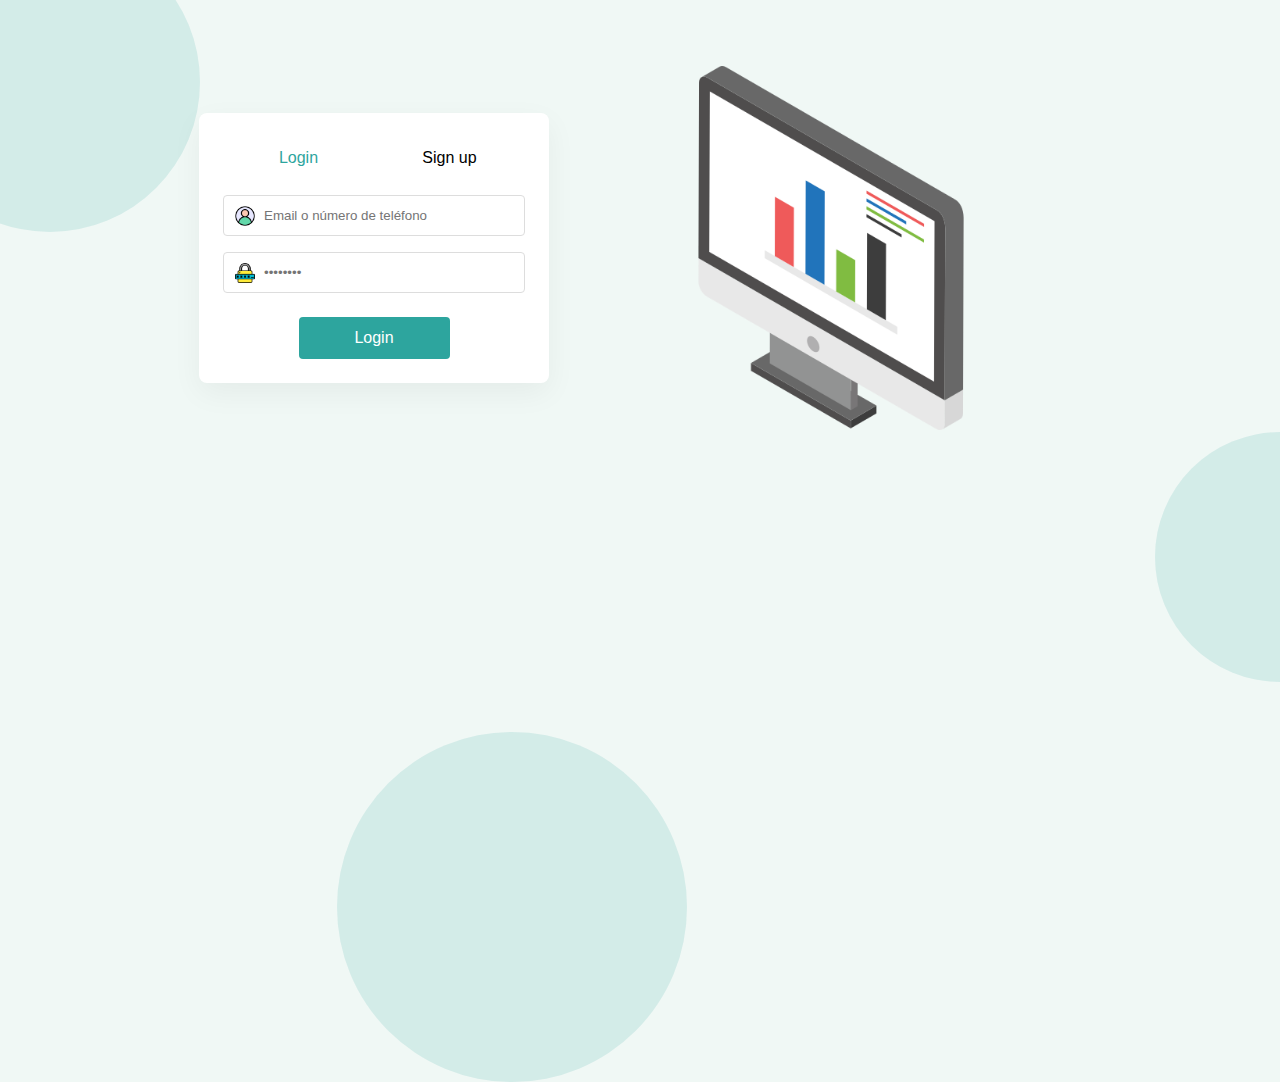
<file: index.html>
<!DOCTYPE html>
<html lang="es">
<head>
  <meta charset="UTF-8" />
  <meta name="viewport" content="width=device-width, initial-scale=1.0"/>
  <title>Login Minimalista Responsivo</title>
  <link rel="stylesheet" href="styles.css" />
  <link rel="preconnect" href="https://fonts.googleapis.com">
  <link rel="stylesheet" href="https://fonts.googleapis.com/css2?family=Inter:wght@300;400;600&display=swap" >
</head>
<body>

<!-- Círculos de fondo con CSS -->
<div class="circle circle1"></div>
<div class="circle circle2"></div>
<div class="circle circle3"></div>

<!-- Sección principal con el formulario y la ilustración -->
<main>
  <section class="form-section">
    <div class="form-container">
      <!-- Tabs de Login / Sign up -->
      <div class="form-tabs">
        <button id="loginTab" class="active-tab">Login</button>
        <button id="signupTab">Sign up</button>
      </div>

      <!-- Formulario de Login -->
      <form class="login-form">
        <div class="input-group">
            <span class="icon">
              <img src="icon/user.png" alt="User icon" />
            </span>
          <input type="text" id="email" placeholder="Email o número de teléfono">
        </div>

        <div class="input-group">
            <span class="icon">
              <img src="icon/pass.png" alt="Password icon" />
            </span>
          <input type="password" id="password" placeholder="••••••••">
        </div>

        <button type="submit" class="btn-primary">Login</button>
      </form>

      <!-- Formulario de Sign up (oculto por defecto) -->
      <form class="signup-form" style="display: none;">
        <div class="input-group">
            <span class="icon">
              <img src="icon/user.png" alt="User icon" />
            </span>
          <input type="text" placeholder="Nombre completo">
        </div>

        <div class="input-group">
            <span class="icon">
              <img src="icon/mail.png" alt="Mail icon" />
            </span>
          <input type="email" placeholder="Correo electrónico">
        </div>

        <div class="input-group">
            <span class="icon">
              <img src="icon/pass.png" alt="Password icon" />
            </span>
          <input type="password" placeholder="Crea tu contraseña">
        </div>

        <button type="submit" class="btn-primary">Crear cuenta</button>
      </form>
    </div>

    <!-- Ilustración de la laptop a mayor tamaño -->
    <div class="illustration-container">
      <img src="icon/laptop.png" alt="Laptop illustration" />
    </div>
  </section>
</main>

<!-- Script para alternar entre Login y Sign up -->
<script>
  document.addEventListener('DOMContentLoaded', () => {
    const loginTab = document.getElementById('loginTab');
    const signupTab = document.getElementById('signupTab');
    const loginForm = document.querySelector('.login-form');
    const signupForm = document.querySelector('.signup-form');

    loginTab.addEventListener('click', () => {
      loginTab.classList.add('active-tab');
      signupTab.classList.remove('active-tab');
      loginForm.style.display = 'block';
      signupForm.style.display = 'none';
    });

    signupTab.addEventListener('click', () => {
      signupTab.classList.add('active-tab');
      loginTab.classList.remove('active-tab');
      signupForm.style.display = 'block';
      loginForm.style.display = 'none';
    });
  });
</script>

</body>
</html>
</file>
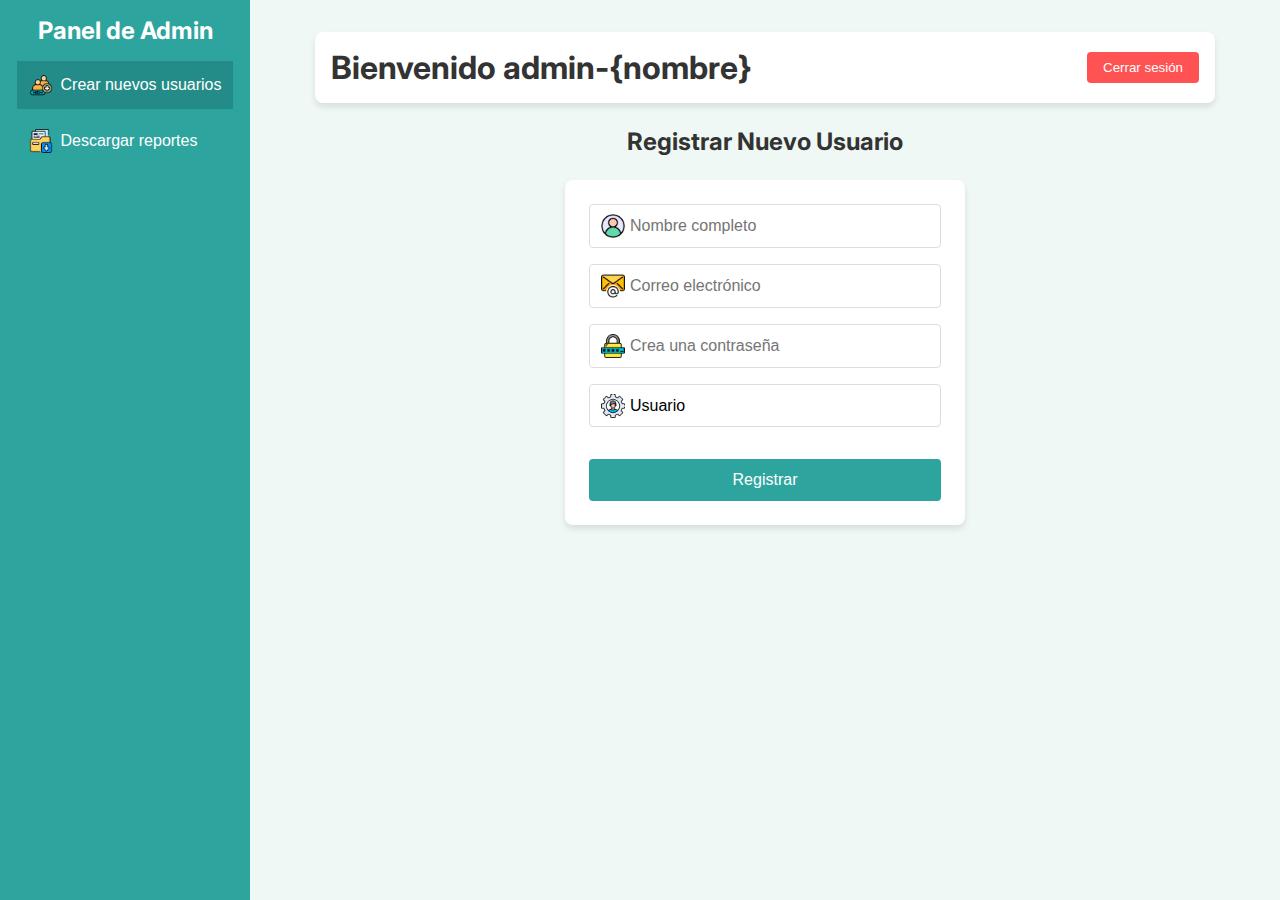
<file: admin-panel.html>
<!DOCTYPE html>
<html lang="es">
<head>
    <meta charset="UTF-8">
    <meta name="viewport" content="width=device-width, initial-scale=1.0">
    <title>Panel de Administración</title>
    <link rel="stylesheet" href="admin-styles.css">
    <link rel="preconnect" href="https://fonts.googleapis.com">
    <link rel="stylesheet" href="https://fonts.googleapis.com/css2?family=Inter:wght@300;400;600&display=swap">
</head>
<body>

<!-- Contenedor principal -->
<div class="admin-container">

    <!-- Barra lateral / Sidebar -->
    <aside class="admin-sidebar">
        <h2>Panel de Admin</h2>
        <nav>
            <ul>
                <li>
                    <button class="active" id="crearUsuariosBtn">
                        <img src="icon/panel_new_user.png" class="sidebar-icon" alt="Crear Usuario">
                        Crear nuevos usuarios
                    </button>
                </li>
                <li>
                    <button id="descargarReportesBtn">
                        <img src="icon/panel_download.png" class="sidebar-icon" alt="Descargar Reportes">
                        Descargar reportes
                    </button>
                </li>
            </ul>
        </nav>
    </aside>

    <!-- Contenido principal -->
    <main class="admin-content">

        <!-- Header fijo arriba -->
        <header class="admin-header">
            <h1>Bienvenido admin-{nombre}</h1>
            <button class="btn-logout">Cerrar sesión</button>
        </header>

        <!-- Sección de creación de usuarios, centrada y flotante -->
        <section class="admin-section" id="crearUsuarios">
            <h2>Registrar Nuevo Usuario</h2>
            <form class="admin-form" id="registerForm">
                <div class="input-group">
          <span class="icon">
            <img src="icon/user.png" alt="User icon">
          </span>
                    <input type="text" placeholder="Nombre completo" required>
                </div>

                <div class="input-group">
          <span class="icon">
            <img src="icon/mail.png" alt="Mail icon">
          </span>
                    <input type="email" placeholder="Correo electrónico" required>
                </div>

                <div class="input-group">
          <span class="icon">
            <img src="icon/pass.png" alt="Password icon">
          </span>
                    <input type="password" placeholder="Crea una contraseña" required>
                </div>

                <div class="input-group">
          <span class="icon">
            <img src="icon/settings_new_user.png" alt="Role icon">
          </span>
                    <select class="styled-select">
                        <option value="user">Usuario</option>
                        <option value="admin">Administrador</option>
                    </select>
                </div>

                <button type="submit" class="btn-primary">Registrar</button>
            </form>
        </section>

    </main>
</div>

<!-- Overlay de carga y spinner -->
<div id="loadingOverlay" class="loading-overlay" style="display: none;">
    <div class="spinner"></div>
    <p>Registrando usuario...</p>
</div>

<!-- Toast de notificación -->
<div id="toast" class="toast" style="display: none;">
    <span id="toastMessage"></span>
</div>

<!-- Script para navegación y simulación de registro -->
<script>
    document.addEventListener('DOMContentLoaded', () => {
        const crearUsuariosBtn = document.getElementById('crearUsuariosBtn');
        const descargarReportesBtn = document.getElementById('descargarReportesBtn');

        crearUsuariosBtn.addEventListener('click', () => {
            window.location.href = 'admin-panel.html';
        });

        descargarReportesBtn.addEventListener('click', () => {
            // Redirige a download-panel.html
            window.location.href = 'download-panel.html';
        });

        // Manejo del formulario de registro
        const registerForm = document.getElementById('registerForm');
        const loadingOverlay = document.getElementById('loadingOverlay');
        const toast = document.getElementById('toast');
        const toastMessage = document.getElementById('toastMessage');

        registerForm.addEventListener('submit', (e) => {
            e.preventDefault();

            // Mostrar overlay de carga
            loadingOverlay.style.display = 'flex';

            // Simular una espera de 2 segundos (ej. llamada a la BD)
            setTimeout(() => {
                // Ocultar overlay
                loadingOverlay.style.display = 'none';

                // Mostrar notificación (toast)
                toastMessage.textContent = 'Usuario registrado con éxito';
                toast.style.display = 'block';
                toast.classList.add('show-toast');

                // Ocultar el toast luego de 3 segundos
                setTimeout(() => {
                    toast.classList.remove('show-toast');
                    toast.style.display = 'none';
                }, 3000);

                // (Opcional) limpiar el formulario
                registerForm.reset();
            }, 2000);
        });
    });
</script>

</body>
</html>
</file>
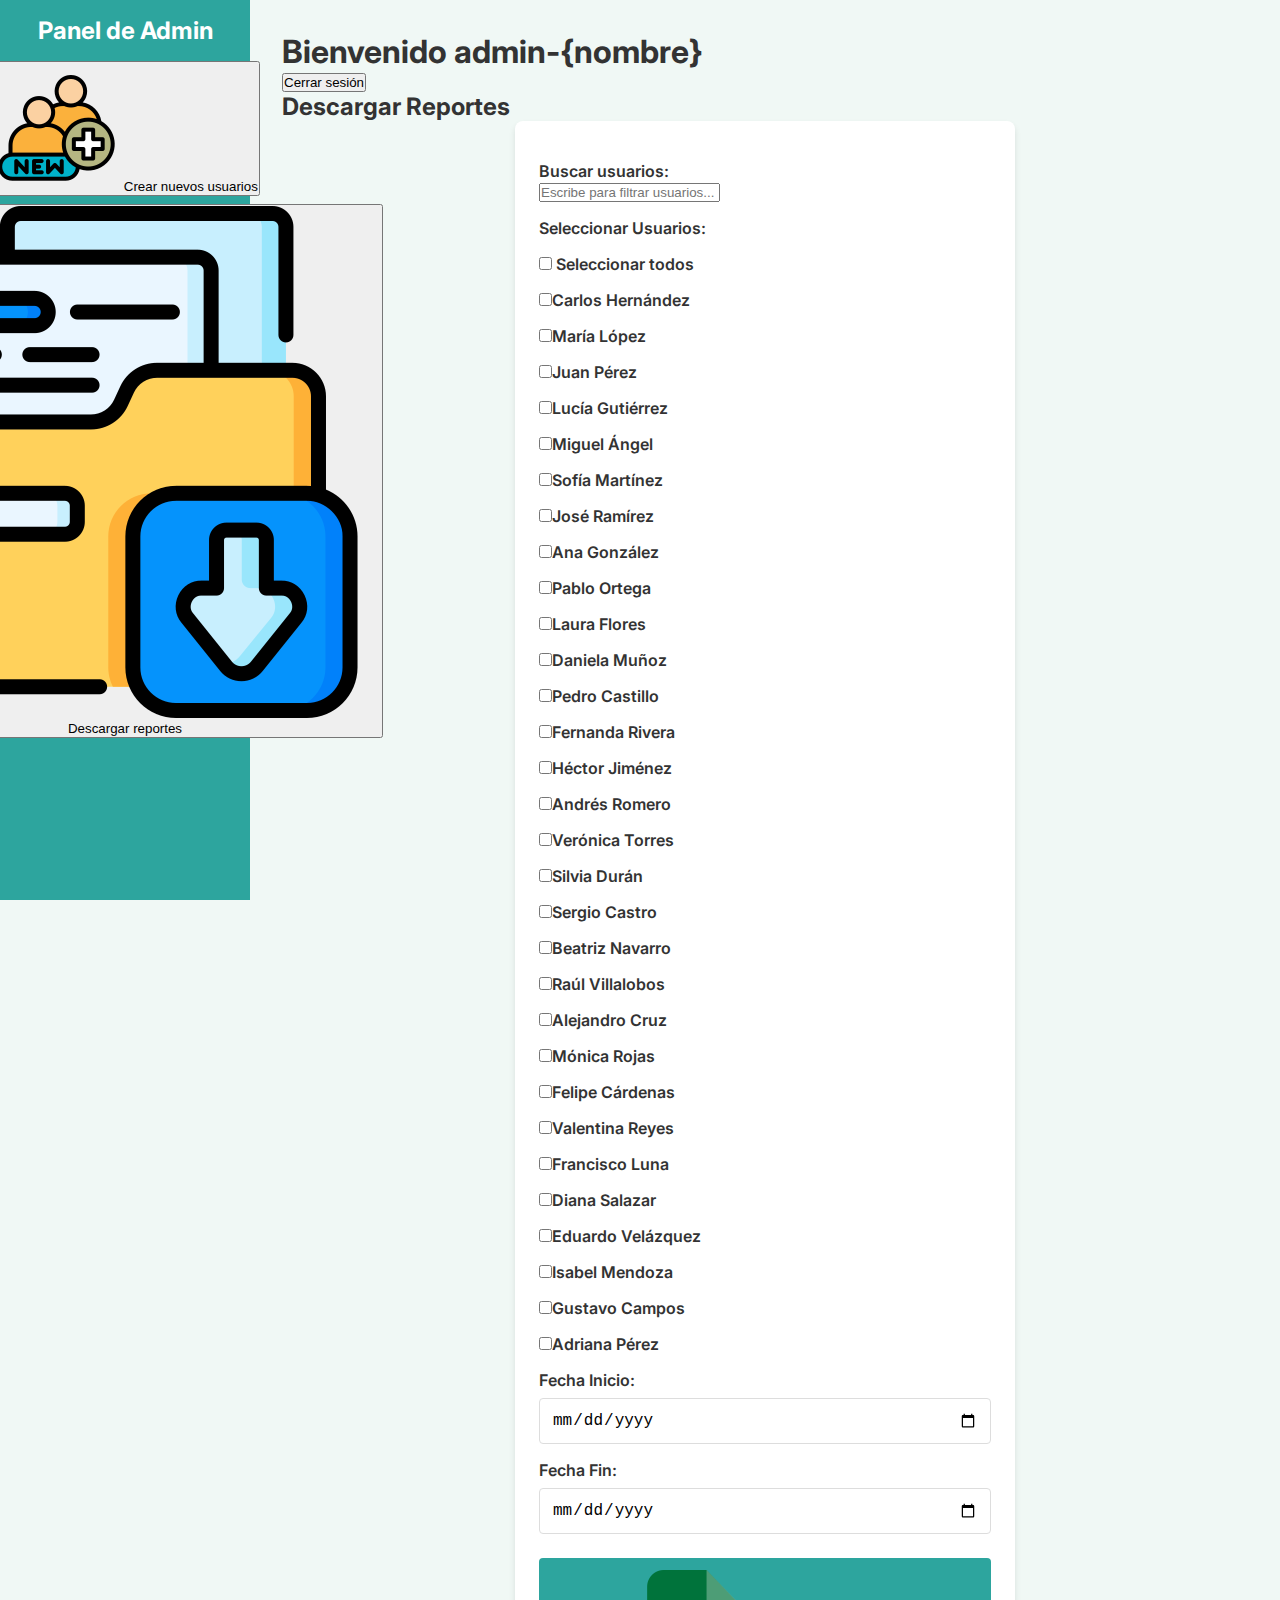
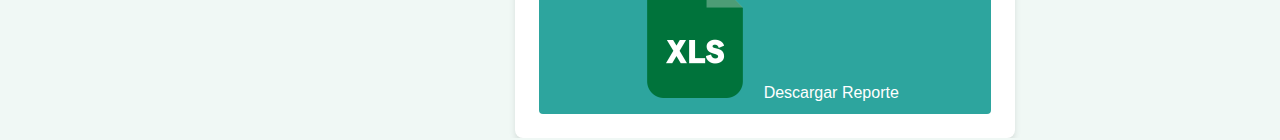
<file: download-panel.html>
<!DOCTYPE html>
<html lang="es">
<head>
    <meta charset="UTF-8">
    <meta name="viewport" content="width=device-width, initial-scale=1.0">
    <title>Descargar Reportes</title>
    <link rel="stylesheet" href="download-styles.css">
    <link rel="preconnect" href="https://fonts.googleapis.com">
    <link rel="stylesheet" href="https://fonts.googleapis.com/css2?family=Inter:wght@300;400;600&display=swap">
</head>
<body>

<!-- Contenedor principal -->
<div class="download-container">

    <!-- Barra lateral -->
    <aside class="sidebar">
        <h2>Panel de Admin</h2>
        <nav>
            <ul>
                <li>
                    <button onclick="window.location.href='admin-panel.html'">
                        <img src="icon/panel_new_user.png" alt="Usuarios" class="sidebar-icon">
                        Crear nuevos usuarios
                    </button>
                </li>
                <li>
                    <button class="active">
                        <img src="icon/panel_download.png" alt="Descargas" class="sidebar-icon">
                        Descargar reportes
                    </button>
                </li>
            </ul>
        </nav>
    </aside>

    <!-- Contenido principal -->
    <main class="download-content">

        <!-- Header fijo arriba -->
        <header class="admin-header">
            <h1>Bienvenido admin-{nombre}</h1>
            <button class="btn-logout">Cerrar sesión</button>
        </header>

        <!-- Sección de filtros y descarga, centrada y flotante -->
        <section class="download-section">
            <h2>Descargar Reportes</h2>
            <form class="download-form" id="downloadForm">

                <!-- Campo de búsqueda -->
                <label class="label-usuarios">Buscar usuarios:</label>
                <input
                        type="text"
                        class="search-input"
                        id="searchUser"
                        placeholder="Escribe para filtrar usuarios..."
                >

                <!-- Checkboxes con muchos usuarios (ejemplo) -->
                <label class="label-usuarios">Seleccionar Usuarios:</label>
                <!-- "Seleccionar todos" -->
                <label class="checkbox-container">
                    <input type="checkbox" id="selectAllUsers">
                    <span>Seleccionar todos</span>
                </label>

                <div class="multi-select-container" id="userList">
                    <!-- Se llenará dinámicamente con JS -->
                </div>

                <!-- Rango de fechas -->
                <div class="date-range">
                    <div class="date-field">
                        <label for="fechaInicio">Fecha Inicio:</label>
                        <input type="date" id="fechaInicio" class="date-input">
                    </div>
                    <div class="date-field">
                        <label for="fechaFin">Fecha Fin:</label>
                        <input type="date" id="fechaFin" class="date-input">
                    </div>
                </div>

                <!-- Botón de descarga con ícono -->
                <button type="submit" class="btn-primary">
                    <img src="icon/xls_icon.png" alt="XLS Icon" class="btn-icon">
                    Descargar Reporte
                </button>
            </form>
        </section>

    </main>
</div>

<!-- Overlay de carga y spinner (mismo estilo que en admin-panel) -->
<div id="loadingOverlay" class="loading-overlay" style="display: none;">
    <div class="spinner"></div>
    <p>Generando reporte...</p>
</div>

<!-- Toast de notificación -->
<div id="toast" class="toast" style="display: none;">
    <span id="toastMessage"></span>
</div>

<!-- Script para manejar selección de usuarios y simulación de descarga -->
<script>
    // Generar lista de usuarios (ejemplo con muchos nombres)
    const users = [
        'Carlos Hernández', 'María López', 'Juan Pérez', 'Lucía Gutiérrez', 'Miguel Ángel',
        'Sofía Martínez', 'José Ramírez', 'Ana González', 'Pablo Ortega', 'Laura Flores',
        'Daniela Muñoz', 'Pedro Castillo', 'Fernanda Rivera', 'Héctor Jiménez', 'Andrés Romero',
        'Verónica Torres', 'Silvia Durán', 'Sergio Castro', 'Beatriz Navarro', 'Raúl Villalobos',
        'Alejandro Cruz', 'Mónica Rojas', 'Felipe Cárdenas', 'Valentina Reyes', 'Francisco Luna',
        'Diana Salazar', 'Eduardo Velázquez', 'Isabel Mendoza', 'Gustavo Campos', 'Adriana Pérez'
        // ... y así sucesivamente (simulando miles)
    ];

    // Referencias en DOM
    const userList = document.getElementById('userList');
    const searchInput = document.getElementById('searchUser');
    const selectAllUsers = document.getElementById('selectAllUsers');

    // Overlay y Toast
    const loadingOverlay = document.getElementById('loadingOverlay');
    const toast = document.getElementById('toast');
    const toastMessage = document.getElementById('toastMessage');

    // Carga inicial de usuarios
    function loadUsers(filterText = '') {
        userList.innerHTML = '';
        const lowerFilter = filterText.toLowerCase();

        // Filtrar usuarios
        const filteredUsers = users.filter(u => u.toLowerCase().includes(lowerFilter));

        // Crear checkboxes
        filteredUsers.forEach(userName => {
            const label = document.createElement('label');
            label.classList.add('checkbox-container');

            const input = document.createElement('input');
            input.type = 'checkbox';
            input.name = 'usuarios';
            input.value = userName;

            const span = document.createElement('span');
            span.textContent = userName;

            label.appendChild(input);
            label.appendChild(span);

            userList.appendChild(label);
        });
    }

    // Evento de búsqueda
    searchInput.addEventListener('input', (e) => {
        loadUsers(e.target.value);
        // Cada vez que se filtra, se desmarca "Seleccionar todos"
        selectAllUsers.checked = false;
    });

    // Seleccionar / deseleccionar todos
    selectAllUsers.addEventListener('change', (e) => {
        const checkboxes = userList.querySelectorAll('input[type="checkbox"]');
        checkboxes.forEach(chk => {
            chk.checked = e.target.checked;
        });
    });

    // Inicializar con la lista completa
    loadUsers();

    // Simular descarga al enviar el formulario (igual que el registro en admin-panel)
    const downloadForm = document.getElementById('downloadForm');
    downloadForm.addEventListener('submit', (e) => {
        e.preventDefault();

        // Mostrar overlay de carga
        loadingOverlay.style.display = 'flex';

        // Simular 2 segundos de "descarga"
        setTimeout(() => {
            // Ocultar overlay
            loadingOverlay.style.display = 'none';

            // Mostrar notificación (toast)
            toastMessage.textContent = 'Reporte descargado con éxito';
            toast.style.display = 'block';
            toast.classList.add('show-toast');

            // Ocultar el toast luego de 3 segundos
            setTimeout(() => {
                toast.classList.remove('show-toast');
                toast.style.display = 'none';
            }, 3000);

        }, 2000);
    });
</script>

</body>
</html>
</file>
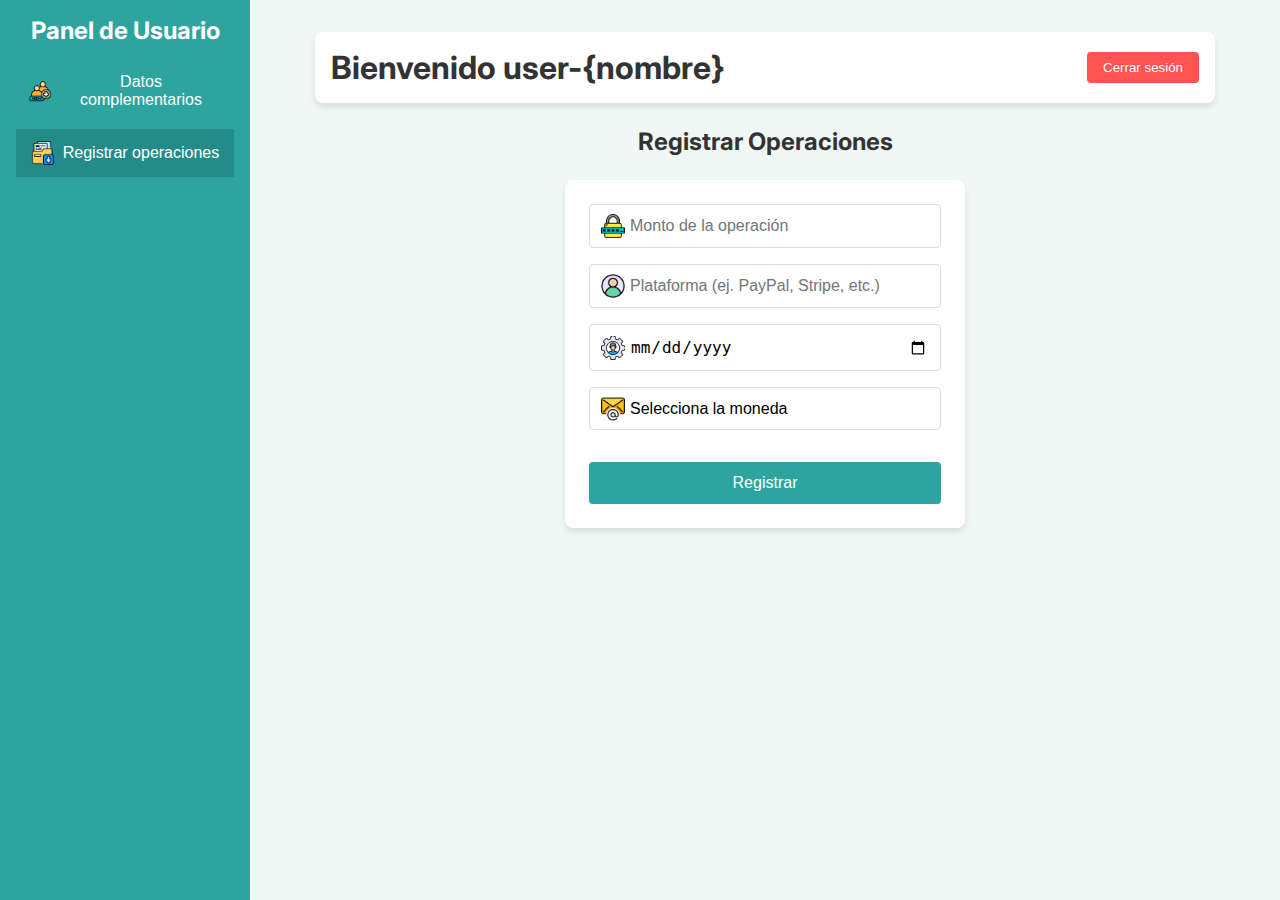
<file: user-operations.html>
<!DOCTYPE html>
<html lang="es">
<head>
  <meta charset="UTF-8">
  <meta name="viewport" content="width=device-width, initial-scale=1.0">
  <title>Registrar Operaciones</title>
  <link rel="stylesheet" href="user-operations-styles.css">
  <link rel="preconnect" href="https://fonts.googleapis.com">
  <link rel="stylesheet" href="https://fonts.googleapis.com/css2?family=Inter:wght@300;400;600&display=swap">
</head>
<body>

<!-- Contenedor principal -->
<div class="operations-container">

  <!-- Barra lateral -->
  <aside class="sidebar">
    <h2>Panel de Usuario</h2>
    <nav>
      <ul>
        <li>
          <button onclick="window.location.href='user-panel.html'">
            <img src="icon/panel_new_user.png" alt="Datos complementarios" class="sidebar-icon">
            Datos complementarios
          </button>
        </li>
        <li>
          <button class="active">
            <img src="icon/panel_download.png" alt="Registrar operaciones" class="sidebar-icon">
            Registrar operaciones
          </button>
        </li>
      </ul>
    </nav>
  </aside>

  <!-- Contenido principal -->
  <main class="operations-content">

    <!-- Header fijo arriba -->
    <header class="admin-header">
      <h1>Bienvenido user-{nombre}</h1>
      <button class="btn-logout">Cerrar sesión</button>
    </header>

    <!-- Sección de registro de operaciones, centrada y flotante -->
    <section class="operations-section">
      <h2>Registrar Operaciones</h2>
      <form class="operations-form" id="operationsForm">

        <!-- Monto -->
        <div class="input-group">
          <span class="icon">
            <img src="icon/pass.png" alt="Monto icon">
          </span>
          <input type="number" step="0.01" placeholder="Monto de la operación" required>
        </div>

        <!-- Plataforma usada -->
        <div class="input-group">
          <span class="icon">
            <img src="icon/user.png" alt="Plataforma icon">
          </span>
          <input type="text" placeholder="Plataforma (ej. PayPal, Stripe, etc.)" required>
        </div>

        <!-- Fecha -->
        <div class="input-group">
          <span class="icon">
            <img src="icon/settings_new_user.png" alt="Fecha icon">
          </span>
          <input type="date" required>
        </div>

        <!-- Tipo de moneda -->
        <div class="input-group">
          <span class="icon">
            <img src="icon/mail.png" alt="Moneda icon">
          </span>
          <select class="styled-select" required>
            <option value="">Selecciona la moneda</option>
            <option value="MXN">Peso Mexicano (MXN)</option>
            <option value="USD">Dólar Estadounidense (USD)</option>
            <option value="EUR">Euro (EUR)</option>
          </select>
        </div>

        <!-- Botón Registrar -->
        <button type="submit" class="btn-primary">Registrar</button>
      </form>
    </section>

  </main>
</div>

<!-- Overlay de carga y spinner -->
<div id="loadingOverlay" class="loading-overlay" style="display: none;">
  <div class="spinner"></div>
  <p>Registrando operación...</p>
</div>

<!-- Toast de notificación -->
<div id="toast" class="toast" style="display: none;">
  <span id="toastMessage"></span>
</div>

<!-- Script para simulación de registro de operación -->
<script>
  document.addEventListener('DOMContentLoaded', () => {
    const operationsForm = document.getElementById('operationsForm');
    const loadingOverlay = document.getElementById('loadingOverlay');
    const toast = document.getElementById('toast');
    const toastMessage = document.getElementById('toastMessage');

    operationsForm.addEventListener('submit', (e) => {
      e.preventDefault();

      // Mostrar overlay de carga
      loadingOverlay.style.display = 'flex';

      // Simular 2 segundos
      setTimeout(() => {
        // Ocultar overlay
        loadingOverlay.style.display = 'none';

        // Mostrar notificación (toast)
        toastMessage.textContent = 'Operación registrada con éxito';
        toast.style.display = 'block';
        toast.classList.add('show-toast');

        // Ocultar el toast luego de 3 segundos
        setTimeout(() => {
          toast.classList.remove('show-toast');
          toast.style.display = 'none';
        }, 3000);

        // (Opcional) limpiar el formulario
        operationsForm.reset();
      }, 2000);
    });
  });
</script>

</body>
</html>
</file>
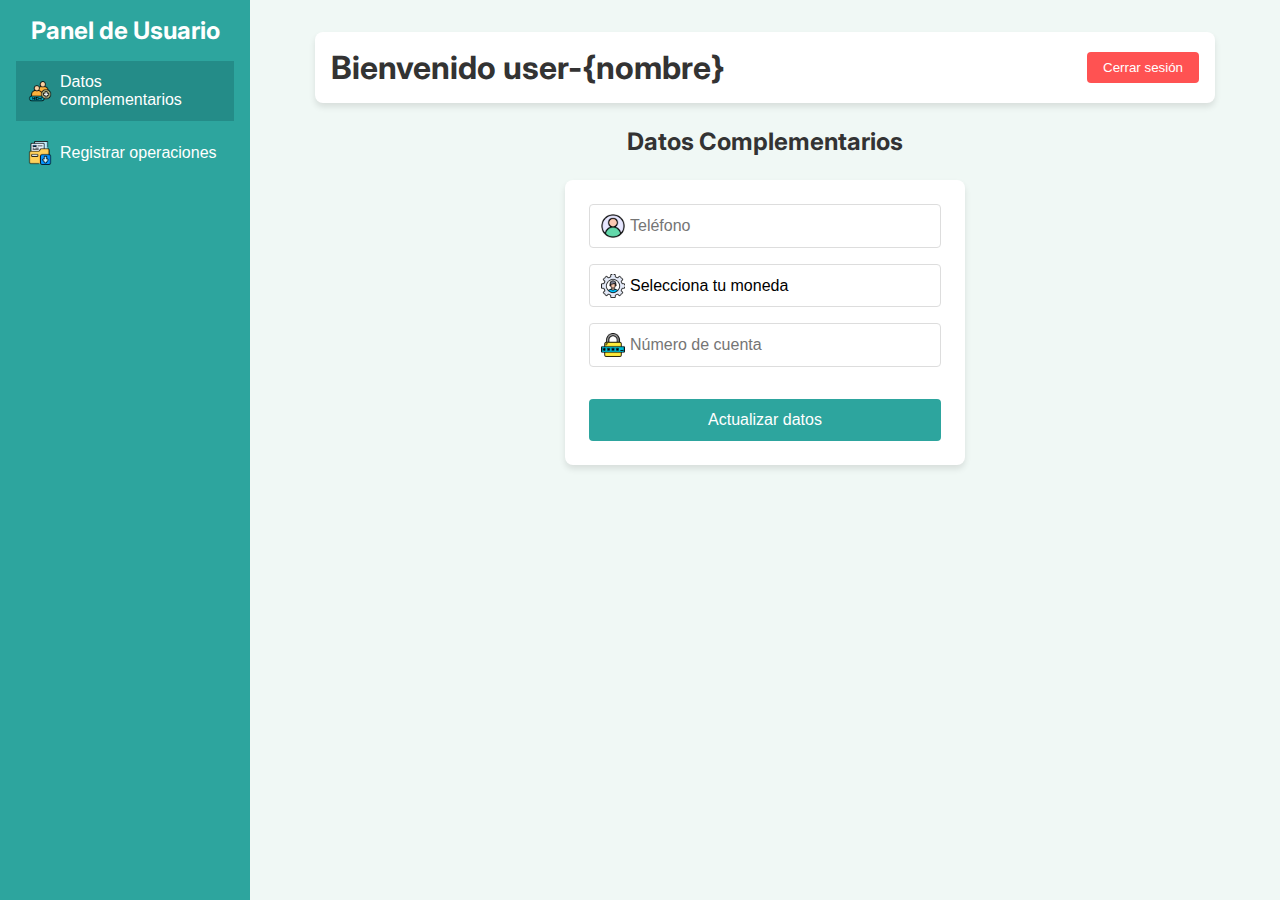
<file: user-panel.html>
<!DOCTYPE html>
<html lang="es">
<head>
    <meta charset="UTF-8">
    <meta name="viewport" content="width=device-width, initial-scale=1.0">
    <title>Panel de Usuario</title>
    <link rel="stylesheet" href="user-panel-styles.css">
    <link rel="preconnect" href="https://fonts.googleapis.com">
    <link rel="stylesheet" href="https://fonts.googleapis.com/css2?family=Inter:wght@300;400;600&display=swap">
</head>
<body>

<!-- Contenedor principal -->
<div class="user-container">

    <!-- Barra lateral / Sidebar -->
    <aside class="user-sidebar">
        <h2>Panel de Usuario</h2>
        <nav>
            <ul>
                <li>
                    <button class="active" id="btnDatos">
                        <img src="icon/panel_new_user.png" class="sidebar-icon" alt="Datos complementarios">
                        Datos complementarios
                    </button>
                </li>
                <li>
                    <button id="btnOperaciones">
                        <img src="icon/panel_download.png" class="sidebar-icon" alt="Registrar operaciones">
                        Registrar operaciones
                    </button>
                </li>
            </ul>
        </nav>
    </aside>

    <!-- Contenido principal -->
    <main class="user-content">
        <!-- Header fijo arriba -->
        <header class="user-header">
            <h1>Bienvenido user-{nombre}</h1>
            <button class="btn-logout">Cerrar sesión</button>
        </header>

        <!-- Sección de datos complementarios, centrada y flotante -->
        <section class="user-section">
            <h2>Datos Complementarios</h2>
            <form class="user-form" id="datosForm">
                <!-- Teléfono -->
                <div class="input-group">
          <span class="icon">
            <img src="icon/user.png" alt="User icon">
          </span>
                    <input type="tel" placeholder="Teléfono" required>
                </div>

                <!-- Tipo de moneda -->
                <div class="input-group">
          <span class="icon">
            <img src="icon/settings_new_user.png" alt="Moneda icon">
          </span>
                    <select class="styled-select" required>
                        <option value="">Selecciona tu moneda</option>
                        <option value="MXN">Peso Mexicano (MXN)</option>
                        <option value="USD">Dólar Estadounidense (USD)</option>
                        <option value="EUR">Euro (EUR)</option>
                    </select>
                </div>

                <!-- Número de cuenta -->
                <div class="input-group">
          <span class="icon">
            <img src="icon/pass.png" alt="Cuenta icon">
          </span>
                    <input type="text" placeholder="Número de cuenta" required>
                </div>

                <!-- Botón Actualizar -->
                <button type="submit" class="btn-primary">Actualizar datos</button>
            </form>
        </section>
    </main>
</div>

<!-- Overlay de carga y spinner -->
<div id="loadingOverlay" class="loading-overlay" style="display: none;">
    <div class="spinner"></div>
    <p>Actualizando datos...</p>
</div>

<!-- Toast de notificación -->
<div id="toast" class="toast" style="display: none;">
    <span id="toastMessage"></span>
</div>

<!-- Script para navegación y simulación de actualización -->
<script>
    document.addEventListener('DOMContentLoaded', () => {
        const btnDatos = document.getElementById('btnDatos');
        const btnOperaciones = document.getElementById('btnOperaciones');
        const datosForm = document.getElementById('datosForm');
        const loadingOverlay = document.getElementById('loadingOverlay');
        const toast = document.getElementById('toast');
        const toastMessage = document.getElementById('toastMessage');

        // Botón del sidebar para ir a la misma página (Datos complementarios)
        btnDatos.addEventListener('click', () => {
            window.location.href = 'user-panel.html';
        });

        // Botón del sidebar para ir a la página de operaciones
        btnOperaciones.addEventListener('click', () => {
            window.location.href = 'user-operations.html';
        });

        // Al enviar el formulario de datos complementarios
        datosForm.addEventListener('submit', (e) => {
            e.preventDefault();

            // Mostrar overlay de carga
            loadingOverlay.style.display = 'flex';

            // Simular 2 segundos
            setTimeout(() => {
                // Ocultar overlay
                loadingOverlay.style.display = 'none';

                // Mostrar notificación (toast)
                toastMessage.textContent = 'Datos actualizados con éxito';
                toast.style.display = 'block';
                toast.classList.add('show-toast');

                // Ocultar el toast luego de 3 segundos
                setTimeout(() => {
                    toast.classList.remove('show-toast');
                    toast.style.display = 'none';
                }, 3000);

                // (Opcional) limpiar el formulario
                datosForm.reset();
            }, 2000);
        });
    });
</script>

</body>
</html>
</file>
<file: styles.css>
/* RESET / BASE */
* {
    margin: 0;
    padding: 0;
    box-sizing: border-box;
}

body {
    font-family: 'Inter', sans-serif;
    background-color: #F0F8F5;
    color: #333;
    position: relative; /* Para ubicar círculos absolutos */
    min-height: 100vh;
    overflow-x: hidden; /* Evita scroll horizontal si los círculos sobresalen */
}

/* CÍRCULOS DE FONDO */
.circle {
    position: absolute;
    border-radius: 50%;
    z-index: -1;
    opacity: 0.15; /* un poco de transparencia */
    background: #2DA59E;
}
.circle1 {
    width: 300px;
    height: 300px;
    top: -100px;
    left: -100px;
}
.circle2 {
    width: 250px;
    height: 250px;
    top: 400px;
    right: -125px;
}
.circle3 {
    width: 350px;
    height: 350px;
    bottom: -150px;
    left: 40%;
    transform: translateX(-50%);
}

/* SECCIÓN FORMULARIO */
.form-section {
    display: flex;
    flex-wrap: nowrap; /* Por defecto, horizontales en desktop */
    max-width: 1200px;
    margin: 2rem auto;
    align-items: center;
    justify-content: center;
    gap: 2rem;
    padding: 1rem;
}

.form-container {
    background-color: #fff;
    width: 350px; /* tamaño un poco más compacto */
    border-radius: 8px;
    box-shadow: 0 10px 30px rgba(0,0,0,0.05);
    padding: 1.5rem; /* reducido el padding para menos espacio vacío */
}

/* TABS */
.form-tabs {
    display: flex;
    margin-bottom: 1rem;
    justify-content: center; /* centrar los tabs */
}

.form-tabs button {
    flex: 1;
    padding: 0.75rem;
    border: none;
    background-color: transparent;
    font-weight: 500;
    cursor: pointer;
    transition: color 0.3s;
    font-size: 1rem;
}

.form-tabs button:hover {
    color: #2DA59E;
}

.active-tab {
    border-bottom: 2px solid #2DA59E;
    color: #2DA59E;
    cursor: default;
}

/* FORMULARIOS */
.login-form,
.signup-form {
    display: flex;
    flex-direction: column;
}

.input-group {
    position: relative;
    margin-bottom: 1rem;
}

.input-group .icon {
    position: absolute;
    top: 50%;
    left: 0.75rem;
    transform: translateY(-50%);
    display: flex;
    align-items: center;
}

.input-group .icon img {
    width: 20px;
    height: 20px;
    object-fit: contain;
}

.input-group input {
    width: 100%;
    padding: 0.75rem 0.75rem 0.75rem 2.5rem; /* espacio para el ícono */
    border: 1px solid #ddd;
    border-radius: 4px;
    outline: none;
    transition: border-color 0.3s;
}

.input-group input:focus {
    border-color: #2DA59E;
}

.btn-primary {
    background-color: #2DA59E;
    color: #fff;
    border: none;
    padding: 0.75rem;
    border-radius: 4px;
    font-size: 1rem;
    cursor: pointer;
    transition: background-color 0.3s;
    margin-top: 0.5rem; /* pequeño espacio arriba del botón */
    align-self: center; /* centra el botón en el contenedor */
    width: 50%; /* ancho opcional, ajusta a tu gusto */
    max-width: 200px; /* tope de ancho */
    text-align: center;
}

.btn-primary:hover {
    background-color: #248C88;
}

/* ILUSTRACIÓN (laptop más grande) */
.illustration-container {
    max-width: 500px; /* Ajusta según tu preferencia */
    width: 100%;
    display: flex;
    justify-content: center;
    align-items: center;
}

.illustration-container img {
    width: 100%;
    max-width: 400px; /* Ajusta para controlar el tamaño */
    height: auto;
    object-fit: contain;
    display: block;
}

/* ===================================== */
/*         RESPONSIVIDAD                 */
/* ===================================== */

/* Para pantallas de tamaño medio, por debajo de 1024px */
@media (max-width: 1024px) {
    .form-section {
        gap: 1rem;
    }
    .illustration-container {
        max-width: 400px;
    }
    .illustration-container img {
        max-width: 300px;
    }
}

/* Para pantallas de tamaño tablet y phones horizontales (≤ 768px) */
@media (max-width: 768px) {
    .form-section {
        flex-wrap: wrap; /* ahora si no cabe, coloca el form arriba y la ilustración abajo */
        gap: 1rem;
    }
    .form-container {
        width: 300px;
        margin: 0 auto; /* centramos la tarjeta */
    }
    .btn-primary {
        width: 60%; /* ajusta un poco más el ancho del botón */
    }
    .illustration-container {
        order: 1; /* pone la ilustración debajo o encima, según quieras */
        margin-bottom: 1rem;
    }
}

/* Para pantallas de móvil en vertical (≤ 480px) */
@media (max-width: 480px) {
    .form-container {
        width: 90%; /* que ocupe casi todo el ancho */
        padding: 1rem;
    }

    .btn-primary {
        width: 80%;
        max-width: none; /* el botón puede crecer al 80% del contenedor */
    }

    /* Puedes incluso ocultar la ilustración si quieres maximizar espacio */
    .illustration-container {
        display: none;
    }

    /* Ajusta los círculos si estorban */
    .circle1,
    .circle2,
    .circle3 {
        opacity: 0.1; /* más suave */
    }
}

/* Para dispositivos con poca altura (horizontal phone) */
@media screen and (max-height: 400px) {
    .form-container {
        padding: 0.5rem;
    }
    .btn-primary {
        width: 100%;
    }
}
</file>
<file: admin-styles.css>
/* RESET / BASE */
* {
    margin: 0;
    padding: 0;
    box-sizing: border-box;
}

body {
    font-family: 'Inter', sans-serif;
    background-color: #F0F8F5;
    color: #333;
    min-height: 100vh;
    display: flex;
    flex-direction: column;
}

/* CONTENEDOR PRINCIPAL */
.admin-container {
    display: flex;
    height: 100vh;
    position: relative;
    overflow: hidden;
}

/* SIDEBAR */
.admin-sidebar {
    width: 250px;
    background-color: #2DA59E;
    padding: 1rem;
    color: white;
    display: flex;
    flex-direction: column;
    align-items: center;
}

.admin-sidebar h2 {
    margin-bottom: 1rem;
}

.admin-sidebar nav ul {
    list-style: none;
    width: 100%;
    padding: 0;
}

.admin-sidebar nav ul li {
    width: 100%;
    margin-bottom: 0.5rem;
}

/* Botones del sidebar */
.admin-sidebar button {
    display: flex; /* Para alinear ícono y texto */
    align-items: center;
    gap: 0.5rem; /* Espacio entre ícono y texto */
    width: 100%;
    background: none;
    border: none;
    color: white;
    padding: 0.75rem;
    text-align: left;
    cursor: pointer;
    font-size: 1rem;
    transition: background 0.3s;
}

.sidebar-icon {
    width: 24px;
    height: 24px;
    object-fit: contain;
}

.admin-sidebar button:hover,
.admin-sidebar .active {
    background: #248C88;
}

/* CONTENIDO PRINCIPAL */
.admin-content {
    flex-grow: 1;
    padding: 2rem;
    display: flex;
    flex-direction: column;
    align-items: center; /* Centra horizontalmente */
    position: relative;
}

/* Encabezado superior */
.admin-header {
    width: 100%;
    max-width: 900px; /* para que no se extienda demasiado */
    display: flex;
    justify-content: space-between;
    align-items: center;
    background-color: #FFF;
    padding: 1rem;
    box-shadow: 0 4px 6px rgba(0, 0, 0, 0.1);
    border-radius: 8px;
    margin-bottom: 1.5rem;
}

/* Botón logout */
.btn-logout {
    background-color: #FF5252;
    color: white;
    border: none;
    padding: 0.5rem 1rem;
    border-radius: 4px;
    cursor: pointer;
}

/* Sección y formulario centrado/flotante */
.admin-section {
    width: 100%;
    max-width: 900px; /* limita el ancho total */
    display: flex;
    flex-direction: column;
    align-items: center;
}

.admin-form {
    background-color: white;
    padding: 1.5rem;
    border-radius: 8px;
    box-shadow: 0 4px 6px rgba(0, 0, 0, 0.1);
    max-width: 400px;
    width: 100%; /* que se adapte */
    margin-top: 1rem;
}

.admin-section h2 {
    margin-bottom: 0.5rem;
}

/* Inputs e íconos */
.input-group {
    position: relative;
    margin-bottom: 1rem;
}

.input-group .icon {
    position: absolute;
    top: 50%;
    left: 0.75rem;
    transform: translateY(-50%);
    display: flex;
    align-items: center;
}

.input-group .icon img {
    width: 24px;
    height: 24px;
    object-fit: contain;
}

.input-group input,
.styled-select {
    width: 100%;
    padding: 0.75rem 0.75rem 0.75rem 2.5rem; /* espacio para el ícono */
    border: 1px solid #ddd;
    border-radius: 4px;
    font-size: 1rem;
}

.styled-select {
    appearance: none;
    background-color: white;
    cursor: pointer;
}

/* BOTÓN REGISTRAR */
.btn-primary {
    background-color: #2DA59E;
    color: white;
    border: none;
    padding: 0.75rem;
    border-radius: 4px;
    font-size: 1rem;
    cursor: pointer;
    width: 100%;
    text-align: center;
    margin-top: 1rem;
}

.btn-primary:hover {
    background-color: #248C88;
}

/* OVERLAY DE CARGA */
.loading-overlay {
    position: fixed;
    top: 0;
    left: 0;
    width: 100%;
    height: 100%;
    background-color: rgba(0,0,0,0.3);
    display: flex;
    flex-direction: column;
    justify-content: center;
    align-items: center;
    z-index: 999;
}

.spinner {
    width: 50px;
    height: 50px;
    border: 6px solid #f3f3f3;
    border-top: 6px solid #2DA59E;
    border-radius: 50%;
    animation: spin 1s linear infinite;
    margin-bottom: 1rem;
}

@keyframes spin {
    0% { transform: rotate(0deg); }
    100% { transform: rotate(360deg); }
}

/* TOAST DE NOTIFICACIÓN */
.toast {
    position: fixed;
    bottom: 2rem;
    right: 2rem;
    background-color: #2DA59E;
    color: #fff;
    padding: 1rem 1.5rem;
    border-radius: 4px;
    box-shadow: 0 4px 6px rgba(0,0,0,0.1);
    opacity: 0;
    transform: translateY(20px);
    transition: opacity 0.3s, transform 0.3s;
    z-index: 1000;
}

.show-toast {
    opacity: 1;
    transform: translateY(0);
}

/* Responsividad general */
@media (max-width: 768px) {
    .admin-container {
        flex-direction: column;
        height: auto;
    }
    .admin-sidebar {
        width: 100%;
        flex-direction: row;
        justify-content: space-around;
    }
    .admin-header {
        margin-bottom: 1rem;
    }
    .admin-form {
        margin-top: 0.5rem;
    }
}
</file>
<file: download-styles.css>
/* RESET / BASE */
* {
    margin: 0;
    padding: 0;
    box-sizing: border-box;
}

body {
    font-family: 'Inter', sans-serif;
    background-color: #F0F8F5;
    color: #333;
    min-height: 100vh;
    display: flex;
    flex-direction: column;
}

/* CONTENEDOR PRINCIPAL */
.download-container {
    display: flex;
    height: 100vh;
}

/* SIDEBAR */
.sidebar {
    width: 250px;
    background-color: #2DA59E;
    padding: 1rem;
    color: white;
    display: flex;
    flex-direction: column;
    align-items: center;
}

.sidebar h2 {
    margin-bottom: 1rem;
}

.sidebar nav ul {
    list-style: none;
    width: 100%;
    padding: 0;
}

.sidebar nav ul li {
    width: 100%;
    margin-bottom: 0.5rem;
    text-align: center;
}

.sidebar nav ul li a {
    color: white;
    text-decoration: none;
    font-size: 1rem;
}

/* CONTENIDO PRINCIPAL */
.download-content {
    flex-grow: 1;
    padding: 2rem;
}

.download-header {
    background-color: #FFF;
    padding: 1rem;
    box-shadow: 0 4px 6px rgba(0, 0, 0, 0.1);
    border-radius: 8px;
    text-align: center;
    margin-bottom: 2rem;
}

/* FORMULARIO DE DESCARGA */
.download-form {
    background-color: white;
    padding: 1.5rem;
    border-radius: 8px;
    box-shadow: 0 4px 6px rgba(0, 0, 0, 0.1);
    max-width: 500px;
    margin: 0 auto;
}

.download-form label {
    display: block;
    margin-top: 1rem;
    font-weight: 600;
}

.styled-select, .date-input {
    width: 100%;
    padding: 0.75rem;
    border: 1px solid #ddd;
    border-radius: 4px;
    font-size: 1rem;
    margin-top: 0.5rem;
}

.btn-primary {
    background-color: #2DA59E;
    color: white;
    border: none;
    padding: 0.75rem;
    border-radius: 4px;
    font-size: 1rem;
    cursor: pointer;
    width: 100%;
    text-align: center;
    margin-top: 1.5rem;
}

.btn-primary:hover {
    background-color: #248C88;
}
</file>
<file: user-operations-styles.css>
/* RESET / BASE */
* {
    margin: 0;
    padding: 0;
    box-sizing: border-box;
}

body {
    font-family: 'Inter', sans-serif;
    background-color: #F0F8F5;
    color: #333;
    min-height: 100vh;
    display: flex;
    flex-direction: column;
}

/* CONTENEDOR PRINCIPAL */
.operations-container {
    display: flex;
    height: 100vh;
    position: relative;
    overflow: hidden;
}

/* SIDEBAR */
.sidebar {
    width: 250px;
    background-color: #2DA59E;
    padding: 1rem;
    color: white;
    display: flex;
    flex-direction: column;
    align-items: center;
}

.sidebar h2 {
    margin-bottom: 1rem;
}

.sidebar nav ul {
    list-style: none;
    width: 100%;
    padding: 0;
}

.sidebar nav ul li {
    width: 100%;
    margin-bottom: 0.5rem;
    text-align: center;
}

/* Botones del sidebar */
.sidebar button {
    display: flex; /* Para alinear ícono y texto */
    align-items: center;
    gap: 0.5rem;
    justify-content: center;
    width: 100%;
    background: none;
    border: none;
    color: white;
    padding: 0.75rem;
    font-size: 1rem;
    cursor: pointer;
    transition: background 0.3s;
}

.sidebar button:hover,
.sidebar .active {
    background: #248C88;
}

.sidebar-icon {
    width: 24px; /* Ajusta el tamaño de los íconos en la barra lateral */
    height: 24px;
    object-fit: contain;
}

/* CONTENIDO PRINCIPAL */
.operations-content {
    flex-grow: 1;
    padding: 2rem;
    display: flex;
    flex-direction: column;
    align-items: center; /* Centra horizontalmente */
    position: relative;
}

/* ENCABEZADO SUPERIOR (igual que en user-panel) */
.admin-header {
    width: 100%;
    max-width: 900px;
    display: flex;
    justify-content: space-between;
    align-items: center;
    background-color: #FFF;
    padding: 1rem;
    box-shadow: 0 4px 6px rgba(0, 0, 0, 0.1);
    border-radius: 8px;
    margin-bottom: 1.5rem;
}

.btn-logout {
    background-color: #FF5252;
    color: white;
    border: none;
    padding: 0.5rem 1rem;
    border-radius: 4px;
    cursor: pointer;
}

/* SECCIÓN Y FORMULARIO */
.operations-section {
    width: 100%;
    max-width: 900px; /* limita el ancho total */
    display: flex;
    flex-direction: column;
    align-items: center;
}

.operations-section h2 {
    margin-bottom: 0.5rem;
}

.operations-form {
    background-color: white;
    padding: 1.5rem;
    border-radius: 8px;
    box-shadow: 0 4px 6px rgba(0, 0, 0, 0.1);
    max-width: 400px;
    width: 100%; /* que se adapte */
    margin-top: 1rem;
}

/* Inputs e íconos */
.input-group {
    position: relative;
    margin-bottom: 1rem;
}

.input-group .icon {
    position: absolute;
    top: 50%;
    left: 0.75rem;
    transform: translateY(-50%);
    display: flex;
    align-items: center;
}

.input-group .icon img {
    width: 24px;
    height: 24px;
    object-fit: contain;
}

.input-group input,
.styled-select {
    width: 100%;
    padding: 0.75rem 0.75rem 0.75rem 2.5rem; /* espacio para el ícono */
    border: 1px solid #ddd;
    border-radius: 4px;
    font-size: 1rem;
}

.styled-select {
    appearance: none;
    background-color: white;
    cursor: pointer;
}

/* BOTÓN */
.btn-primary {
    background-color: #2DA59E;
    color: white;
    border: none;
    padding: 0.75rem;
    border-radius: 4px;
    font-size: 1rem;
    cursor: pointer;
    width: 100%;
    text-align: center;
    margin-top: 1rem;
}

.btn-primary:hover {
    background-color: #248C88;
}

/* OVERLAY DE CARGA */
.loading-overlay {
    position: fixed;
    top: 0;
    left: 0;
    width: 100%;
    height: 100%;
    background-color: rgba(0,0,0,0.3);
    display: flex;
    flex-direction: column;
    justify-content: center;
    align-items: center;
    z-index: 999;
}

.spinner {
    width: 50px;
    height: 50px;
    border: 6px solid #f3f3f3;
    border-top: 6px solid #2DA59E;
    border-radius: 50%;
    animation: spin 1s linear infinite;
    margin-bottom: 1rem;
}

@keyframes spin {
    0% { transform: rotate(0deg); }
    100% { transform: rotate(360deg); }
}

/* TOAST DE NOTIFICACIÓN */
.toast {
    position: fixed;
    bottom: 2rem;
    right: 2rem;
    background-color: #2DA59E;
    color: #fff;
    padding: 1rem 1.5rem;
    border-radius: 4px;
    box-shadow: 0 4px 6px rgba(0,0,0,0.1);
    opacity: 0;
    transform: translateY(20px);
    transition: opacity 0.3s, transform 0.3s;
    z-index: 1000;
}

.show-toast {
    opacity: 1;
    transform: translateY(0);
}

/* RESPONSIVIDAD */
@media (max-width: 768px) {
    .operations-container {
        flex-direction: column;
        height: auto;
    }
    .sidebar {
        width: 100%;
        flex-direction: row;
        justify-content: space-around;
    }
    .admin-header {
        margin-bottom: 1rem;
    }
    .operations-form {
        margin-top: 0.5rem;
    }
}
</file>
<file: user-panel-styles.css>
/* RESET / BASE */
* {
    margin: 0;
    padding: 0;
    box-sizing: border-box;
}

body {
    font-family: 'Inter', sans-serif;
    background-color: #F0F8F5;
    color: #333;
    min-height: 100vh;
    display: flex;
    flex-direction: column;
}

/* CONTENEDOR PRINCIPAL */
.user-container {
    display: flex;
    height: 100vh;
    position: relative;
    overflow: hidden;
}

/* SIDEBAR */
.user-sidebar {
    width: 250px;
    background-color: #2DA59E;
    padding: 1rem;
    color: white;
    display: flex;
    flex-direction: column;
    align-items: center;
}

.user-sidebar h2 {
    margin-bottom: 1rem;
}

.user-sidebar nav ul {
    list-style: none;
    width: 100%;
    padding: 0;
}

.user-sidebar nav ul li {
    width: 100%;
    margin-bottom: 0.5rem;
}

/* Botones del sidebar */
.user-sidebar button {
    display: flex; /* Para alinear ícono y texto */
    align-items: center;
    gap: 0.5rem; /* Espacio entre ícono y texto */
    width: 100%;
    background: none;
    border: none;
    color: white;
    padding: 0.75rem;
    text-align: left;
    cursor: pointer;
    font-size: 1rem;
    transition: background 0.3s;
}

.sidebar-icon {
    width: 24px;
    height: 24px;
    object-fit: contain;
}

.user-sidebar button:hover,
.user-sidebar .active {
    background: #248C88;
}

/* CONTENIDO PRINCIPAL */
.user-content {
    flex-grow: 1;
    padding: 2rem;
    display: flex;
    flex-direction: column;
    align-items: center; /* Centra horizontalmente */
    position: relative;
}

/* Encabezado superior */
.user-header {
    width: 100%;
    max-width: 900px; /* para que no se extienda demasiado */
    display: flex;
    justify-content: space-between;
    align-items: center;
    background-color: #FFF;
    padding: 1rem;
    box-shadow: 0 4px 6px rgba(0, 0, 0, 0.1);
    border-radius: 8px;
    margin-bottom: 1.5rem;
}

/* Botón logout */
.btn-logout {
    background-color: #FF5252;
    color: white;
    border: none;
    padding: 0.5rem 1rem;
    border-radius: 4px;
    cursor: pointer;
}

/* Sección y formulario centrado/flotante */
.user-section {
    width: 100%;
    max-width: 900px; /* limita el ancho total */
    display: flex;
    flex-direction: column;
    align-items: center;
}

.user-section h2 {
    margin-bottom: 0.5rem;
}

.user-form {
    background-color: white;
    padding: 1.5rem;
    border-radius: 8px;
    box-shadow: 0 4px 6px rgba(0, 0, 0, 0.1);
    max-width: 400px;
    width: 100%; /* que se adapte */
    margin-top: 1rem;
}

/* Inputs e íconos */
.input-group {
    position: relative;
    margin-bottom: 1rem;
}

.input-group .icon {
    position: absolute;
    top: 50%;
    left: 0.75rem;
    transform: translateY(-50%);
    display: flex;
    align-items: center;
}

.input-group .icon img {
    width: 24px;
    height: 24px;
    object-fit: contain;
}

.input-group input,
.styled-select {
    width: 100%;
    padding: 0.75rem 0.75rem 0.75rem 2.5rem; /* espacio para el ícono */
    border: 1px solid #ddd;
    border-radius: 4px;
    font-size: 1rem;
}

.styled-select {
    appearance: none;
    background-color: white;
    cursor: pointer;
}

/* BOTÓN */
.btn-primary {
    background-color: #2DA59E;
    color: white;
    border: none;
    padding: 0.75rem;
    border-radius: 4px;
    font-size: 1rem;
    cursor: pointer;
    width: 100%;
    text-align: center;
    margin-top: 1rem;
}

.btn-primary:hover {
    background-color: #248C88;
}

/* OVERLAY DE CARGA */
.loading-overlay {
    position: fixed;
    top: 0;
    left: 0;
    width: 100%;
    height: 100%;
    background-color: rgba(0,0,0,0.3);
    display: flex;
    flex-direction: column;
    justify-content: center;
    align-items: center;
    z-index: 999;
}

.spinner {
    width: 50px;
    height: 50px;
    border: 6px solid #f3f3f3;
    border-top: 6px solid #2DA59E;
    border-radius: 50%;
    animation: spin 1s linear infinite;
    margin-bottom: 1rem;
}

@keyframes spin {
    0% { transform: rotate(0deg); }
    100% { transform: rotate(360deg); }
}

/* TOAST DE NOTIFICACIÓN */
.toast {
    position: fixed;
    bottom: 2rem;
    right: 2rem;
    background-color: #2DA59E;
    color: #fff;
    padding: 1rem 1.5rem;
    border-radius: 4px;
    box-shadow: 0 4px 6px rgba(0,0,0,0.1);
    opacity: 0;
    transform: translateY(20px);
    transition: opacity 0.3s, transform 0.3s;
    z-index: 1000;
}

.show-toast {
    opacity: 1;
    transform: translateY(0);
}

/* Responsividad general */
@media (max-width: 768px) {
    .user-container {
        flex-direction: column;
        height: auto;
    }
    .user-sidebar {
        width: 100%;
        flex-direction: row;
        justify-content: space-around;
    }
    .user-header {
        margin-bottom: 1rem;
    }
    .user-form {
        margin-top: 0.5rem;
    }
}
</file>
